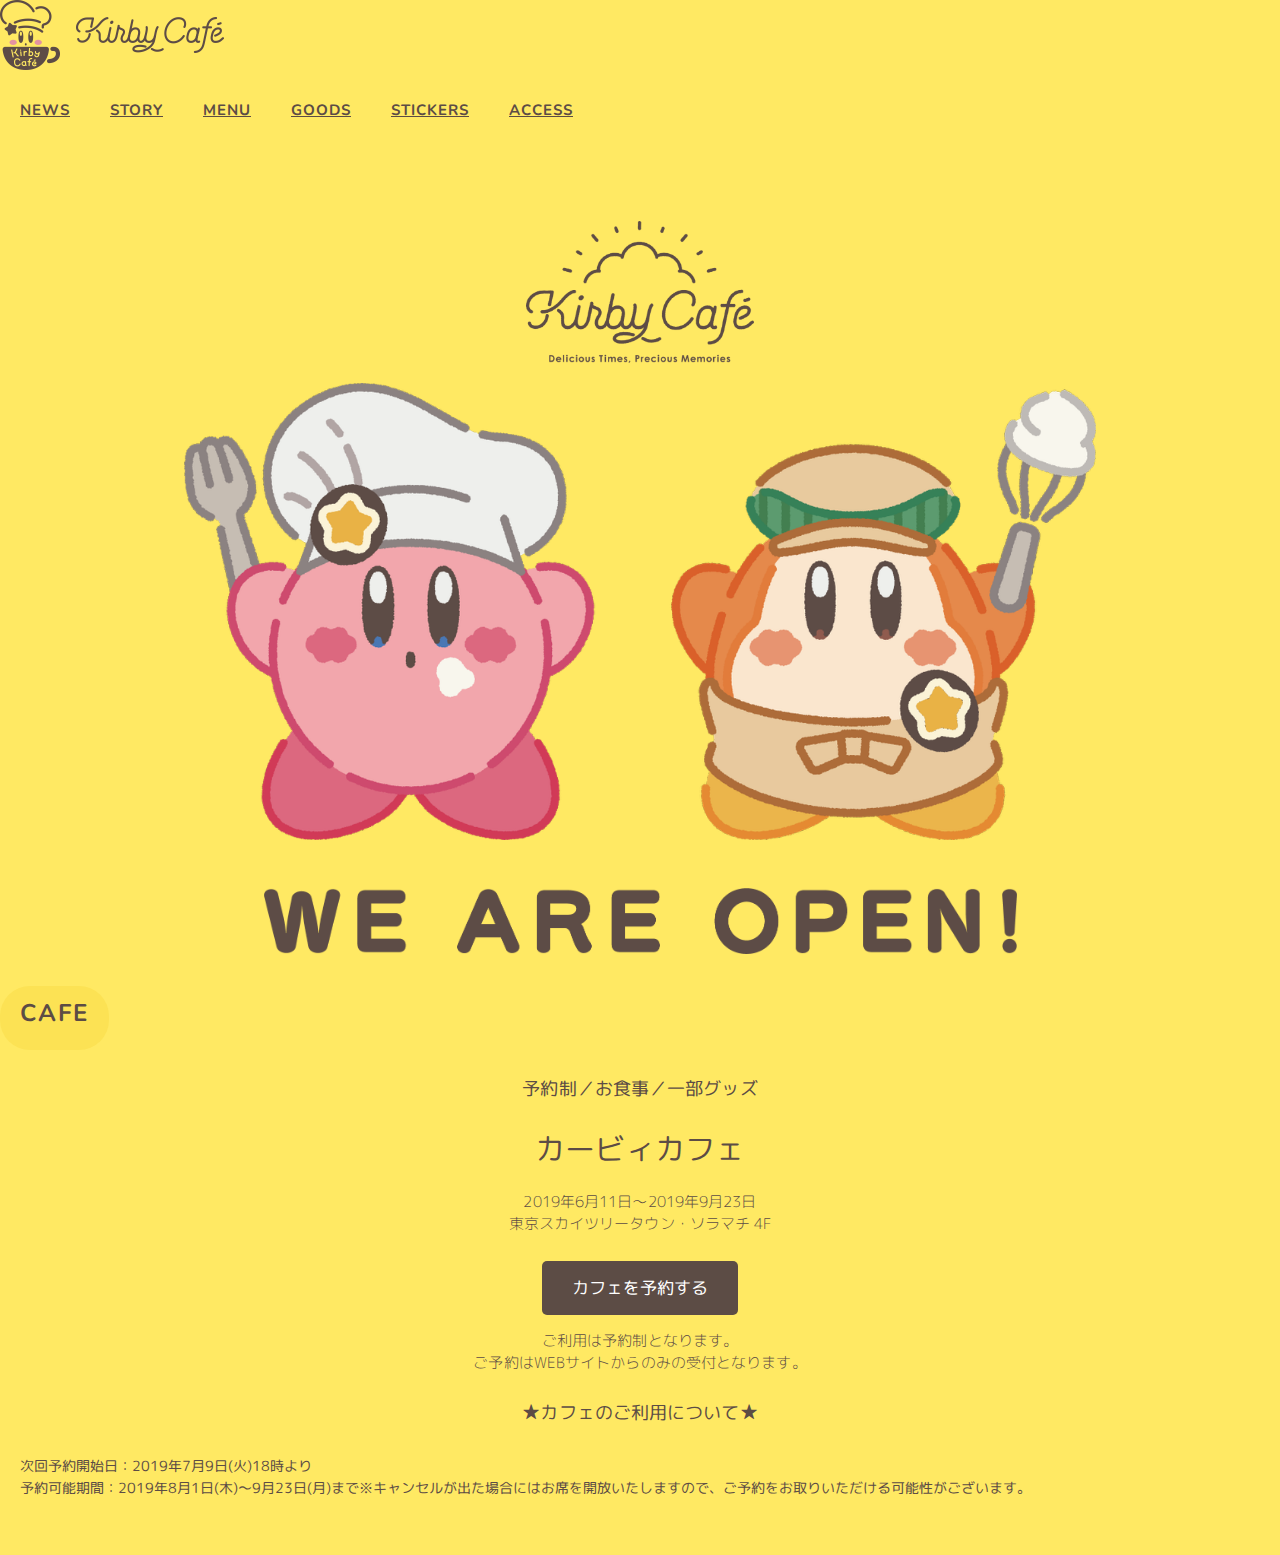
<file: index.html>
<!doctype html>
<html>

<head>
    <meta charset="utf-8">
    <meta name="viewport" content="width=device-width, initial-scale=1, shrink-to-fit=no">
    <link rel="stylesheet" href="http://maxcdn.bootstrapcdn.com/bootstrap/3.2.0/css/bootstrap.min.css">
    <title>KIRBY CAFÉ</title>
    <link rel="stylesheet" href="index.css">
    <link href="https://fonts.googleapis.com/css?family=Nunito&display=swap" rel="stylesheet">
    <link href="https://fonts.googleapis.com/css?family=M+PLUS+Rounded+1c&display=swap" rel="stylesheet">
    <link href="https://fonts.googleapis.com/css?family=M+PLUS+Rounded+1c:300&display=swap" rel="stylesheet">

</head>
<style>
    @import url('https://fonts.googleapis.com/css?family=Nunito&display=swap');
    @import url('https://fonts.googleapis.com/css?family=M+PLUS+Rounded+1c&display=swap');
    @import url('https://fonts.googleapis.com/css?family=M+PLUS+Rounded+1c:300&display=swap');
    background-color: #ffe963;
</style>

<body>
    <div class="all">

            <!-- logo -->
            <div class="header">
                <a href="index.html"><img src="img/LOGO.png" class="teacup-logo"></a>
                <img src="img/brandLogo.png" class="brand-logo">
            </div>

                <!-- nav bar -->
                <div class="topnav">
                    <a href="#">NEWS</a>
                    <a href="#">STORY</a>
                    <a href="#">MENU</a>
                    <a href="goods.html">GOODS</a>
                    <a href="sticker.html">STICKERS</a>
                    <a href="#">ACCESS</a>
                </div>

        <div class="container">

            <img src="img/toplogo.png" class="image01">
            <img src="img/top.png" class="image02">

        </div>

        <img src="img/weareopen.png" class="open">

    </div>

    <div class="left">

        <div class="cafe">
            <p>CAFE</p>
        </div>

        <div class="span01">
            <p>予約制／お食事／一部グッズ</p>
        </div>

        <div class="span02">
            <p>カービィカフェ</p>
        </div>

        <div class="span03">
            <p>2019年6月11日〜2019年9月23日<br>東京スカイツリータウン・ソラマチ 4F</p>
        </div>

        <div class="divspan01">
            <a class="button" href="https://yoyaku.toreta.in/kirby-cafe/">カフェを予約する</a>

            <div class="span04">
                <p>ご利用は予約制となります。<br>ご予約はWEBサイトからのみの受付となります。</p>
            </div>
            <div class="divspan02">
                <div class="span01">
                    <p>★カフェのご利用について★</p>
                </div>

                <div class="span05">
                    <p>次回予約開始日：2019年7月9日(火)18時より<br>予約可能期間：2019年8月1日(木)～9月23日(月)まで※キャンセルが出た場合にはお席を開放いたしますので、ご予約をお取りいただける可能性がございます。</p>
                </div>
            </div>
        </div>
    </div>

    <script src="https://ajax.googleapis.com/ajax/libs/jquery/1.11.1/jquery.min.js"></script>
    <script src="http://maxcdn.bootstrapcdn.com/bootstrap/3.2.0/js/bootstrap.min.js"></script>

</body></html>
</file>
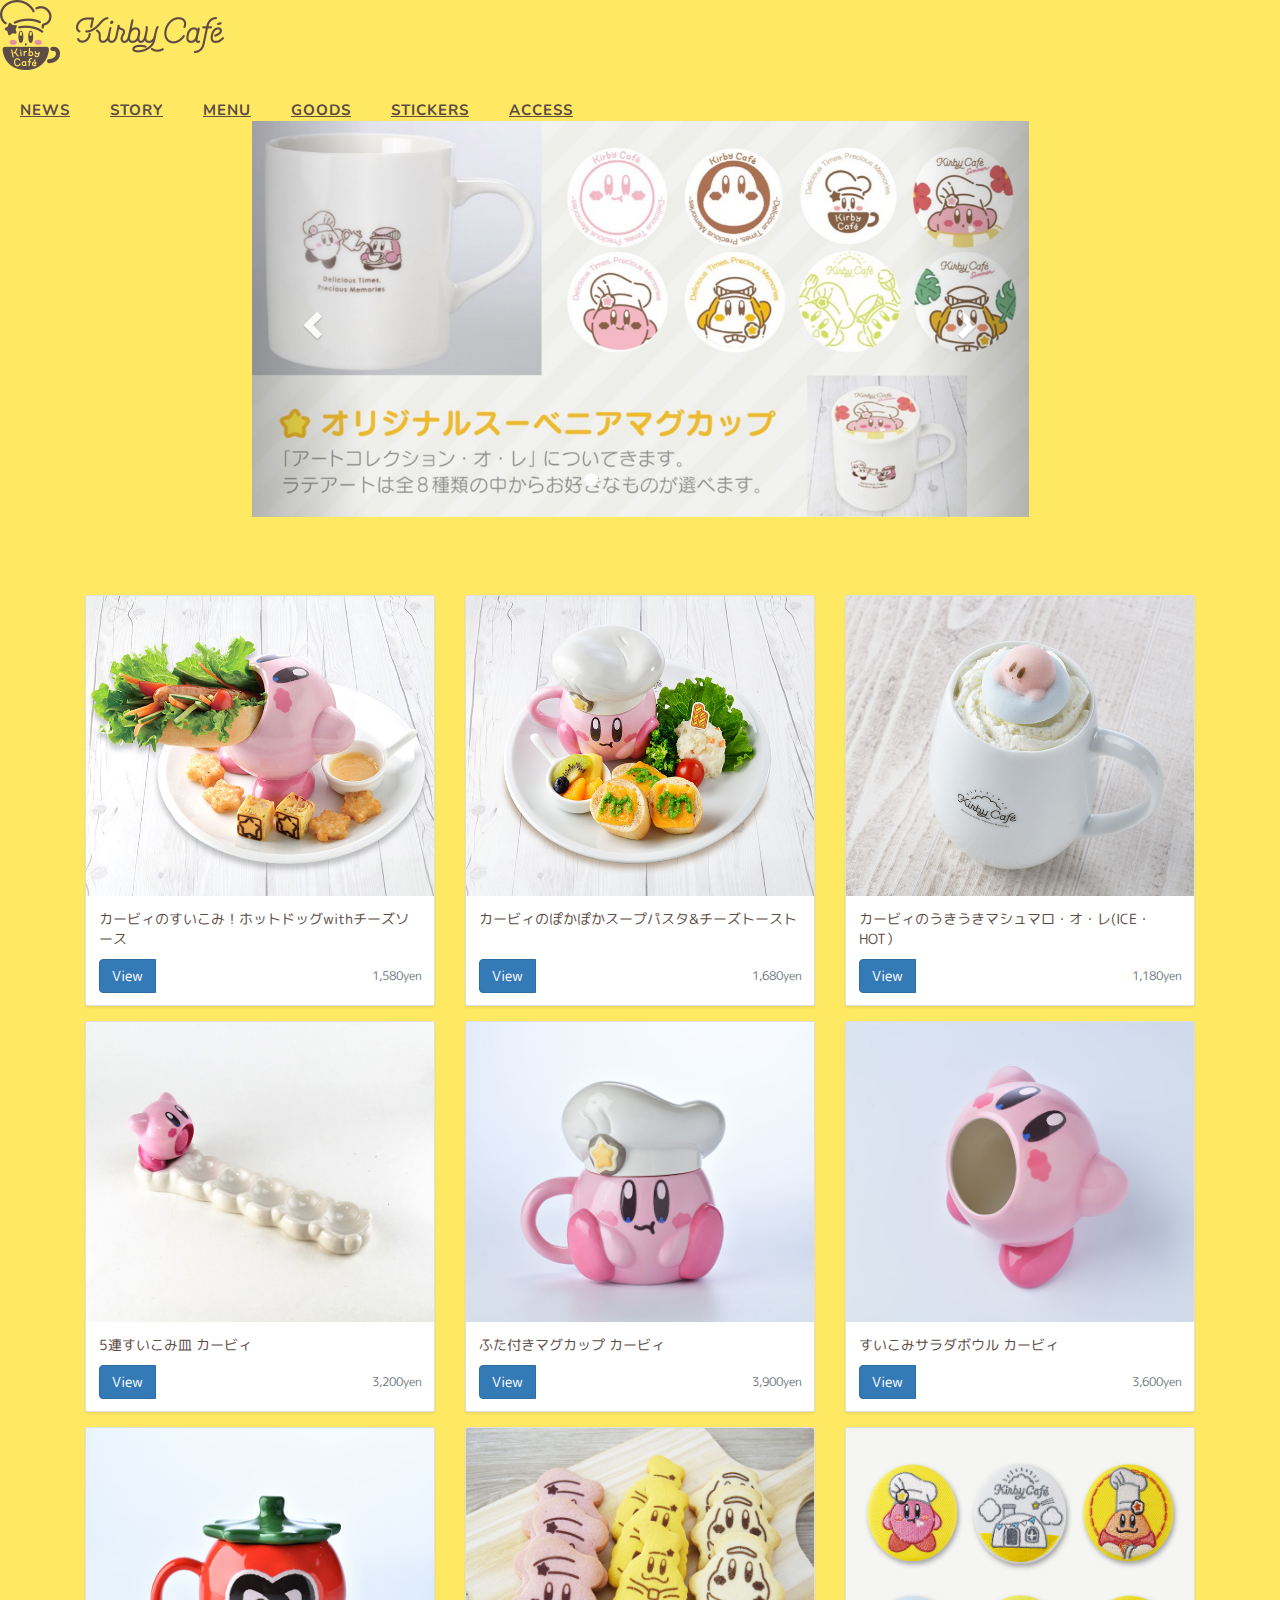
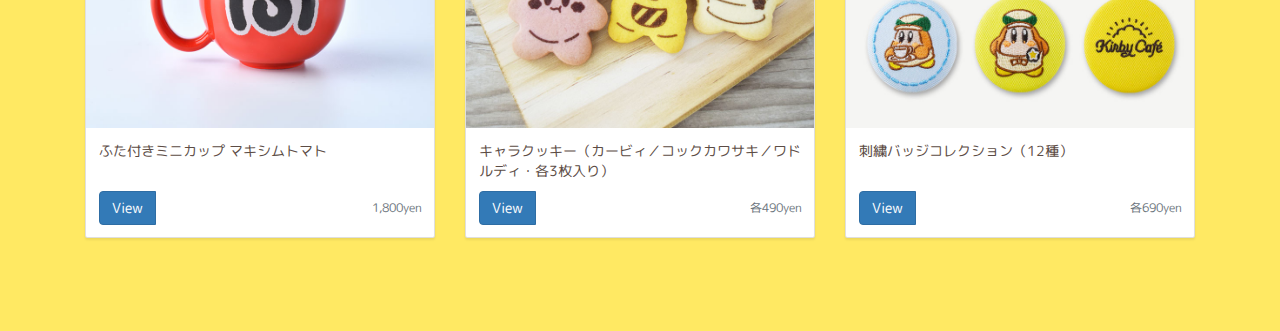
<file: goods.html>
<!DOCTYPE html>
<html lang="en">

<head>
    <title>KIRBY CAFÉ</title>
    <meta charset="utf-8">
    <meta name="viewport" content="width=device-width, initial-scale=1">

    <script src="https://ajax.googleapis.com/ajax/libs/jquery/3.4.0/jquery.min.js"></script>
    <script src="https://maxcdn.bootstrapcdn.com/bootstrap/3.4.0/js/bootstrap.min.js"></script>

    <link rel="stylesheet" href="https://stackpath.bootstrapcdn.com/bootstrap/4.3.1/css/bootstrap.min.css" integrity="sha384-ggOyR0iXCbMQv3Xipma34MD+dH/1fQ784/j6cY/iJTQUOhcWr7x9JvoRxT2MZw1T" crossorigin="anonymous">

    <link href="goods.css" rel="stylesheet">

    <link rel="stylesheet" href="https://maxcdn.bootstrapcdn.com/bootstrap/3.4.0/css/bootstrap.min.css">
</head>

<style>
    @import url('https://fonts.googleapis.com/css?family=Nunito&display=swap');
    @import url('https://fonts.googleapis.com/css?family=M+PLUS+Rounded+1c&display=swap');
    @import url('https://fonts.googleapis.com/css?family=M+PLUS+Rounded+1c:300&display=swap');
    background-color: #ffe963;

</style>

<body>
    <div class="all">

        <!-- logo -->
        <div class="header">
            <a href="index.html"><img src="img/LOGO.png" class="teacup-logo"></a>
            <img src="img/brandLogo.png" class="brand-logo">
        </div>

        <!-- nav bar -->
        <div class="topnav">
            <a href="#">NEWS</a>
            <a href="#">STORY</a>
            <a href="#">MENU</a>
            <a href="goods.html">GOODS</a>
            <a href="sticker.html">STICKERS</a>
            <a href="#">ACCESS</a>
        </div>

        

    </div>
    <div class="body">
        <div class="container" style="background-color: #ffe963;">
            <div id="myCarousel" class="carousel slide" data-ride="carousel" style="width:70%; margin: auto">
                <!-- Indicators -->
                <ol class="carousel-indicators">
                    <li data-target="#myCarousel" data-slide-to="0" class="active"></li>
                    <li data-target="#myCarousel" data-slide-to="1"></li>
                    <li data-target="#myCarousel" data-slide-to="2"></li>
                    <li data-target="#myCarousel" data-slide-to="3"></li>
                    <li data-target="#myCarousel" data-slide-to="4"></li>
                    <li data-target="#myCarousel" data-slide-to="5"></li>
                    <li data-target="#myCarousel" data-slide-to="6"></li>
                    <li data-target="#myCarousel" data-slide-to="7"></li>
                </ol>

                <!-- Wrapper for slides -->
                <div class="carousel-inner">

                    <div class="item active">
                        <img src="img/img-sp-s-01.jpg" style="width:100%;">
                    </div>

                    <div class="item">
                        <img src="img/img-sp-s-02.jpg" style="width:100%;">
                    </div>

                    <div class="item">
                        <img src="img/img-sp-s-03.jpg" style="width:100%;">
                    </div>

                    <div class="item">
                        <img src="img/img-sp-s-04.jpg" style="width:100%;">
                    </div>

                    <div class="item">
                        <img src="img/img-sp-s-05.jpg" style="width:100%;">
                    </div>

                    <div class="item">
                        <img src="img/img-sp-2-01.jpg" style="width:100%;">
                    </div>

                    <div class="item">
                        <img src="img/img-sp-2-02.jpg" style="width:100%;">
                    </div>

                    <div class="item">
                        <img src="img/img-sp-2-04.jpg" style="width:100%;">
                    </div>


                </div>

                <!-- Left and right controls -->
                <a class="left carousel-control" href="#myCarousel" data-slide="prev">
                    <span class="glyphicon glyphicon-chevron-left"></span>
                    <span class="sr-only">Previous</span>
                </a>
                <a class="right carousel-control" href="#myCarousel" data-slide="next">
                    <span class="glyphicon glyphicon-chevron-right"></span>
                    <span class="sr-only">Next</span>
                </a>
            </div>
        </div>




        <main role="main">

            <div class="album py-5" style="background-color: #ffe963;">
                <div class="container" style="background-color: #ffe963;">

                    <div class="row">
                        <div class="col-md-4">
                            <div class="card mb-4 shadow-sm">
                                <img src="img/01.jpg" width="100%" height="300" class="card-img-top">
                                <div class="card-body">
                                    <p class="card-text">カービィのすいこみ！ホットドッグwithチーズソース</p>
                                    <div class="d-flex justify-content-between align-items-center">
                                        <div class="btn-group">

                                            <button type="button" class="btn btn-primary" data-toggle="modal" data-target="#myModal">View</button>
                                            <!-- The Modal -->
                                            <div class="modal" id="myModal">
                                                <div class="modal-dialog modal-dialog-scrollable">
                                                    <div class="modal-content">

                                                        <!-- Modal Header -->
                                                        <div class="modal-header">
                                                            <h1 class="modal-title">カービィのすいこみ！ホットドッグwithチーズソース</h1>
                                                            <button type="button" class="close" data-dismiss="modal">×</button>
                                                        </div>

                                                        <!-- Modal body -->
                                                        <div class="modal-body">
                                                            <h3>たっぷり野菜と食べごたえ満点のソーセージをサンドした本格ホットドッグ。チーズソースで味わいの変化も楽しめます。カービィがすいこんじゃう前にどうぞ！</h3>
                                                        </div>

                                                        <!-- Modal footer -->
                                                        <div class="modal-footer">
                                                            <a href="buy.html">buy</a>
                                                        </div>

                                                    </div>
                                                </div>
                                            </div>
                                        </div>
                                        <small class="text-muted">1,580yen</small>
                                    </div>
                                </div>
                            </div>
                        </div>
                        <div class="col-md-4">
                            <div class="card mb-4 shadow-sm">
                                <img src="img/02.jpg" width="100%" height="300" class="card-img-top">
                                <div class="card-body">
                                    <p class="card-text">カービィのぽかぽかスープパスタ&チーズトースト<br><br></p>
                                    <div class="d-flex justify-content-between align-items-center">
                                        <div class="btn-group">
                                            <button type="button" class="btn btn-primary" data-toggle="modal" data-target="#myModal1">View</button>
                                            <!-- The Modal -->
                                            <div class="modal" id="myModal1">
                                                <div class="modal-dialog modal-dialog-scrollable">
                                                    <div class="modal-content">

                                                        <!-- Modal Header -->
                                                        <div class="modal-header">
                                                            <h1 class="modal-title">カービィのぽかぽかスープパスタ&チーズトースト</h1>
                                                            <button type="button" class="close" data-dismiss="modal">×</button>
                                                        </div>

                                                        <!-- Modal body -->
                                                        <div class="modal-body">
                                                            <h3>コック帽を取ると、２色のカービィパスタ入りミネストローネスープが。チーズトーストをスープに浸して「マキシムトマトースト」にするのもオススメです。</h3>
                                                        </div>

                                                        <!-- Modal footer -->
                                                        <div class="modal-footer">
                                                            <a href="buy.html">buy</a>
                                                        </div>

                                                    </div>
                                                </div>
                                            </div>
                                        </div>
                                        <small class="text-muted">1,680yen</small>
                                    </div>
                                </div>
                            </div>
                        </div>
                        <div class="col-md-4">
                            <div class="card mb-4 shadow-sm">
                                <img src="img/03.jpg" width="100%" height="300" class="card-img-top">
                                <div class="card-body">
                                    <p class="card-text">カービィのうきうきマシュマロ・オ・レ(ICE・HOT）</p>
                                    <div class="d-flex justify-content-between align-items-center">
                                        <div class="btn-group">
                                            <button type="button" class="btn btn-primary" data-toggle="modal" data-target="#myModal2">View</button>
                                            <!-- The Modal -->
                                            <div class="modal" id="myModal2">
                                                <div class="modal-dialog modal-dialog-scrollable">
                                                    <div class="modal-content">

                                                        <!-- Modal Header -->
                                                        <div class="modal-header">
                                                            <h1 class="modal-title">カービィのうきうきマシュマロ・オ・レ(ICE・HOT）</h1>
                                                            <button type="button" class="close" data-dismiss="modal">×</button>
                                                        </div>

                                                        <!-- Modal body -->
                                                        <div class="modal-body">
                                                            <h3>カフェオレに、カービィマシュマロを添えて。 マシュマロは2種類からお選びいただけます。<br>・カービィのおしり<br>・ぷかぷかカービィ<br><br>※コースター付</h3>
                                                        </div>

                                                        <!-- Modal footer -->
                                                        <div class="modal-footer">
                                                            <a href="buy.html">buy</a>
                                                        </div>

                                                    </div>
                                                </div>
                                            </div>
                                        </div>
                                        <small class="text-muted">1,180yen</small>
                                    </div>
                                </div>
                            </div>
                        </div>

                        <div class="col-md-4">
                            <div class="card mb-4 shadow-sm">
                                <img src="img/04.jpg" width="100%" height="300" class="card-img-top">
                                <div class="card-body">
                                    <p class="card-text">5連すいこみ皿 カービィ</p>
                                    <div class="d-flex justify-content-between align-items-center">
                                        <div class="btn-group">
                                            <button type="button" class="btn btn-primary" data-toggle="modal" data-target="#myModal3">View</button>
                                            <!-- The Modal -->
                                            <div class="modal" id="myModal3">
                                                <div class="modal-dialog modal-dialog-scrollable">
                                                    <div class="modal-content">

                                                        <!-- Modal Header -->
                                                        <div class="modal-header">
                                                            <h1 class="modal-title">5連すいこみ皿 カービィ</h1>
                                                            <button type="button" class="close" data-dismiss="modal">×</button>
                                                        </div>

                                                        <!-- Modal body -->
                                                        <div class="modal-body">
                                                            <h3>5連すいこみ皿 カービィ</h3>
                                                        </div>

                                                        <!-- Modal footer -->
                                                        <div class="modal-footer">
                                                            <a href="buy.html">buy</a>
                                                        </div>

                                                    </div>
                                                </div>
                                            </div>
                                        </div>
                                        <small class="text-muted">3,200yen</small>
                                    </div>
                                </div>
                            </div>
                        </div>
                        <div class="col-md-4">
                            <div class="card mb-4 shadow-sm">
                                <img src="img/05.jpg" width="100%" height="300" class="card-img-top">
                                <div class="card-body">
                                    <p class="card-text">ふた付きマグカップ カービィ</p>
                                    <div class="d-flex justify-content-between align-items-center">
                                        <div class="btn-group">
                                            <button type="button" class="btn btn-primary" data-toggle="modal" data-target="#myModal4">View</button>
                                            <!-- The Modal -->
                                            <div class="modal" id="myModal4">
                                                <div class="modal-dialog modal-dialog-scrollable">
                                                    <div class="modal-content">

                                                        <!-- Modal Header -->
                                                        <div class="modal-header">
                                                            <h1 class="modal-title">ふた付きマグカップ カービィ</h1>
                                                            <button type="button" class="close" data-dismiss="modal">×</button>
                                                        </div>

                                                        <!-- Modal body -->
                                                        <div class="modal-body">
                                                            <h3>ふた付きマグカップ カービィ</h3>
                                                        </div>

                                                        <!-- Modal footer -->
                                                        <div class="modal-footer">
                                                            <a href="buy.html">buy</a>
                                                        </div>

                                                    </div>
                                                </div>
                                            </div>
                                        </div>
                                        <small class="text-muted">3,900yen</small>
                                    </div>
                                </div>
                            </div>
                        </div>
                        <div class="col-md-4">
                            <div class="card mb-4 shadow-sm">
                                <img src="img/06.jpg" width="100%" height="300" class="card-img-top">
                                <div class="card-body">
                                    <p class="card-text">すいこみサラダボウル カービィ</p>
                                    <div class="d-flex justify-content-between align-items-center">
                                        <div class="btn-group">
                                            <button type="button" class="btn btn-primary" data-toggle="modal" data-target="#myModal5">View</button>
                                            <!-- The Modal -->
                                            <div class="modal" id="myModal5">
                                                <div class="modal-dialog modal-dialog-scrollable">
                                                    <div class="modal-content">

                                                        <!-- Modal Header -->
                                                        <div class="modal-header">
                                                            <h1 class="modal-title">すいこみサラダボウル カービィ</h1>
                                                            <button type="button" class="close" data-dismiss="modal">×</button>
                                                        </div>

                                                        <!-- Modal body -->
                                                        <div class="modal-body">
                                                            <h3>すいこみサラダボウル カービィ</h3>
                                                        </div>

                                                        <!-- Modal footer -->
                                                        <div class="modal-footer">
                                                            <a href="buy.html">buy</a>
                                                        </div>

                                                    </div>
                                                </div>
                                            </div>
                                        </div>
                                        <small class="text-muted">3,600yen</small>
                                    </div>
                                </div>
                            </div>
                        </div>

                        <div class="col-md-4">
                            <div class="card mb-4 shadow-sm">
                                <img src="img/07.jpg" width="100%" height="300" class="card-img-top">
                                <div class="card-body">
                                    <p class="card-text">ふた付きミニカップ マキシムトマト<br><br></p>
                                    <div class="d-flex justify-content-between align-items-center">
                                        <div class="btn-group">
                                            <button type="button" class="btn btn-primary" data-toggle="modal" data-target="#myModal6">View</button>
                                            <!-- The Modal -->
                                            <div class="modal" id="myModal6">
                                                <div class="modal-dialog modal-dialog-scrollable">
                                                    <div class="modal-content">

                                                        <!-- Modal Header -->
                                                        <div class="modal-header">
                                                            <h1 class="modal-title">ふた付きミニカップ マキシムトマト</h1>
                                                            <button type="button" class="close" data-dismiss="modal">×</button>
                                                        </div>

                                                        <!-- Modal body -->
                                                        <div class="modal-body">
                                                            <h3>ふた付きミニカップ マキシムトマト</h3>
                                                        </div>

                                                        <!-- Modal footer -->
                                                        <div class="modal-footer">
                                                            <a href="buy.html">buy</a>
                                                        </div>

                                                    </div>
                                                </div>
                                            </div>
                                        </div>
                                        <small class="text-muted">1,800yen</small>
                                    </div>
                                </div>
                            </div>
                        </div>
                        <div class="col-md-4">
                            <div class="card mb-4 shadow-sm">
                                <img src="img/08.jpg" width="100%" height="300" class="card-img-top">
                                <div class="card-body">
                                    <p class="card-text">キャラクッキー（カービィ／コックカワサキ／ワドルディ・各3枚入り）</p>
                                    <div class="d-flex justify-content-between align-items-center">
                                        <div class="btn-group">
                                            <button type="button" class="btn btn-primary" data-toggle="modal" data-target="#myModal7">View</button>
                                            <!-- The Modal -->
                                            <div class="modal" id="myModal7">
                                                <div class="modal-dialog modal-dialog-scrollable">
                                                    <div class="modal-content">

                                                        <!-- Modal Header -->
                                                        <div class="modal-header">
                                                            <h1 class="modal-title">キャラクッキー（カービィ／コックカワサキ／ワドルディ・各3枚入り）</h1>
                                                            <button type="button" class="close" data-dismiss="modal">×</button>
                                                        </div>

                                                        <!-- Modal body -->
                                                        <div class="modal-body">
                                                            <h3>★味：カービィ（ストロベリー）・コックカワサキ（オレンジ）・ワドルディ（プレーン）</h3>
                                                        </div>

                                                        <!-- Modal footer -->
                                                        <div class="modal-footer">
                                                            <a href="buy.html">buy</a>
                                                        </div>

                                                    </div>
                                                </div>
                                            </div>
                                        </div>
                                        <small class="text-muted">各490yen</small>
                                    </div>
                                </div>
                            </div>
                        </div>
                        <div class="col-md-4">
                            <div class="card mb-4 shadow-sm">
                                <img src="img/09.jpg" width="100%" height="300" class="card-img-top">
                                <div class="card-body">
                                    <p class="card-text">刺繍バッジコレクション（12種）<br><br></p>
                                    <div class="d-flex justify-content-between align-items-center">
                                        <div class="btn-group">
                                            <button type="button" class="btn btn-primary" data-toggle="modal" data-target="#myModal7">View</button>
                                            <!-- The Modal -->
                                            <div class="modal" id="myModal7">
                                                <div class="modal-dialog modal-dialog-scrollable">
                                                    <div class="modal-content">

                                                        <!-- Modal Header -->
                                                        <div class="modal-header">
                                                            <h1 class="modal-title">刺繍バッジコレクション（12種）</h1>
                                                            <button type="button" class="close" data-dismiss="modal">×</button>
                                                        </div>

                                                        <!-- Modal body -->
                                                        <div class="modal-body">
                                                            <h3>★ブラインド商品となります。</h3>
                                                        </div>

                                                        <!-- Modal footer -->
                                                        <div class="modal-footer">
                                                            <a href="buy.html">buy</a>
                                                        </div>

                                                    </div>
                                                </div>
                                            </div>
                                        </div>
                                        <small class="text-muted">各690yen</small>
                                    </div>
                                </div>
                            </div>
                        </div>
                    </div>
                </div>
            </div>

        </main>

        <!-- 網站內容 -->
        <!-- Optional JavaScript -->
        <!-- jQuery first, then Popper.js, then Bootstrap JS -->
        <script src="https://code.jquery.com/jquery-3.3.1.slim.min.js" integrity="sha384-q8i/X+965DzO0rT7abK41JStQIAqVgRVzpbzo5smXKp4YfRvH+8abtTE1Pi6jizo" crossorigin="anonymous"></script>
        <script src="https://cdnjs.cloudflare.com/ajax/libs/popper.js/1.14.7/umd/popper.min.js" integrity="sha384-UO2eT0CpHqdSJQ6hJty5KVphtPhzWj9WO1clHTMGa3JDZwrnQq4sF86dIHNDz0W1" crossorigin="anonymous"></script>
        <script src="https://stackpath.bootstrapcdn.com/bootstrap/4.3.1/js/bootstrap.min.js" integrity="sha384-JjSmVgyd0p3pXB1rRibZUAYoIIy6OrQ6VrjIEaFf/nJGzIxFDsf4x0xIM+B07jRM" crossorigin="anonymous"></script>
    </div>

</body>

</html>
</file>
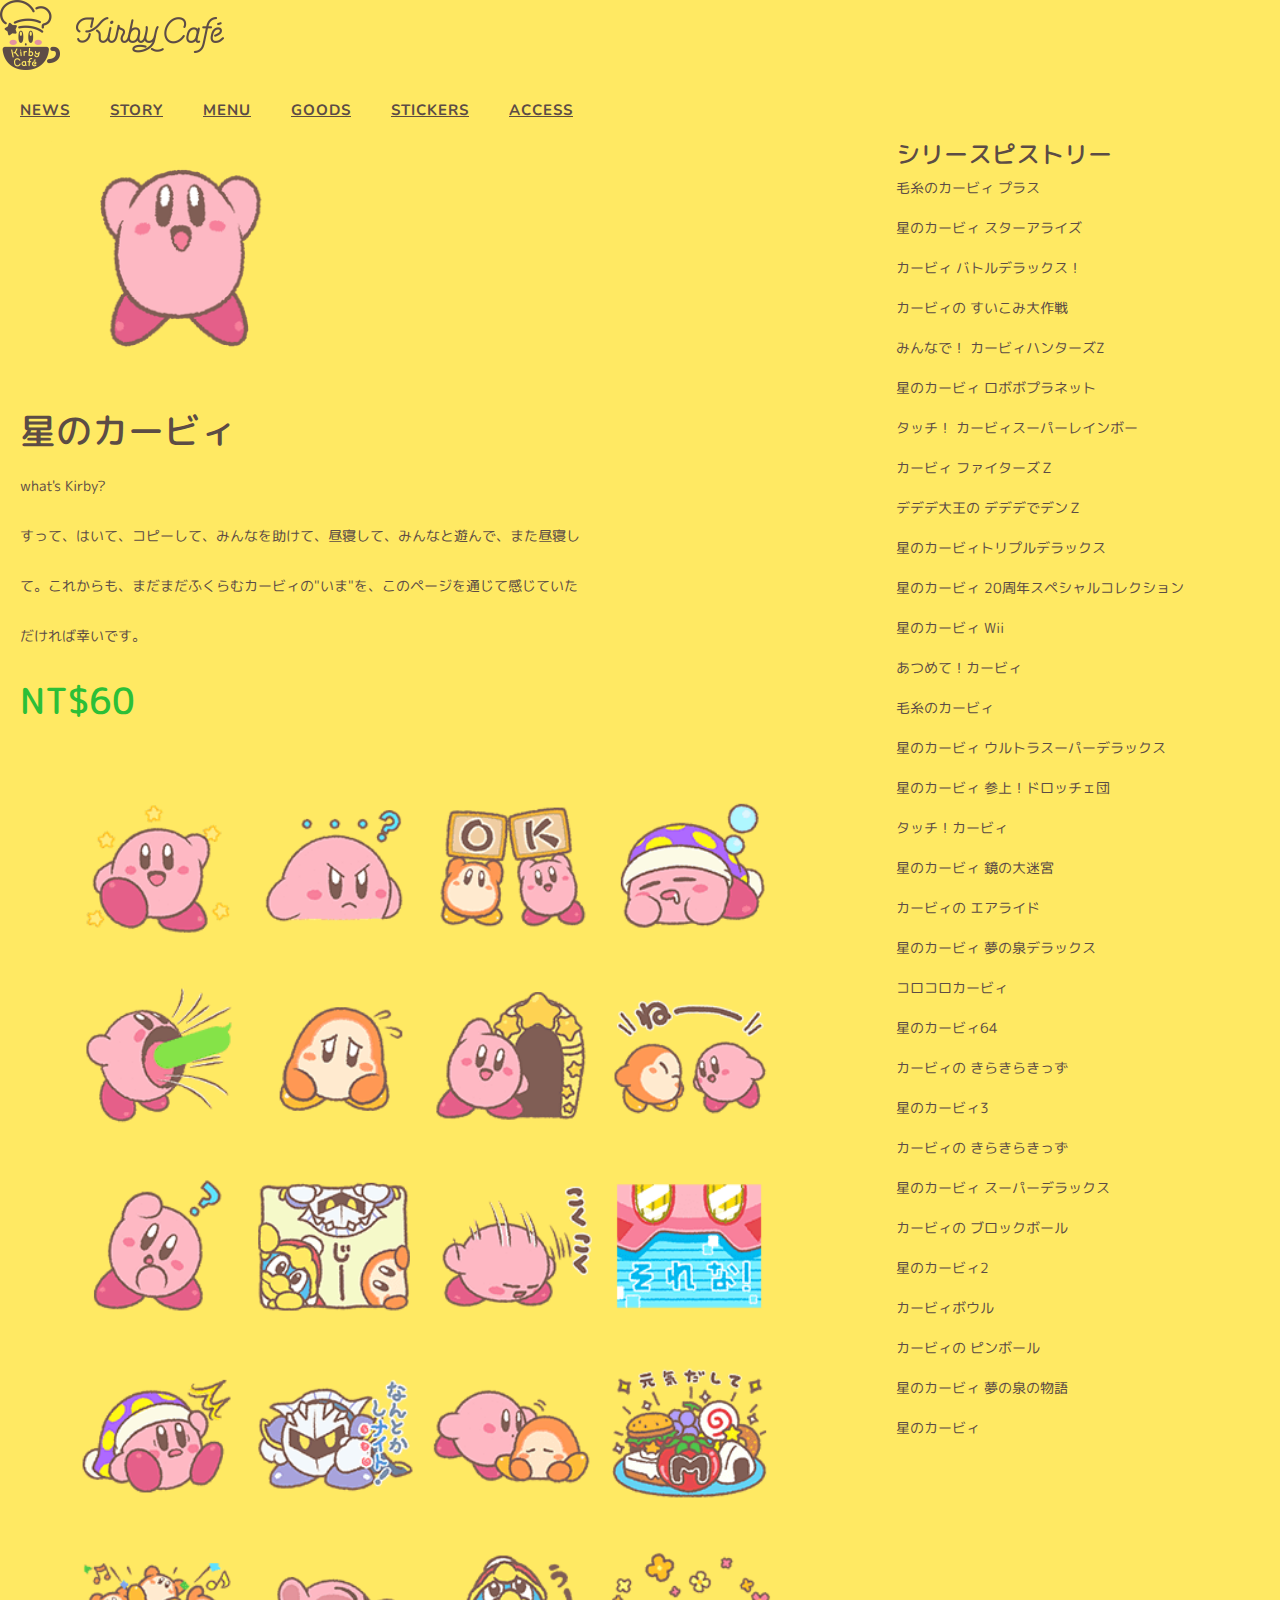
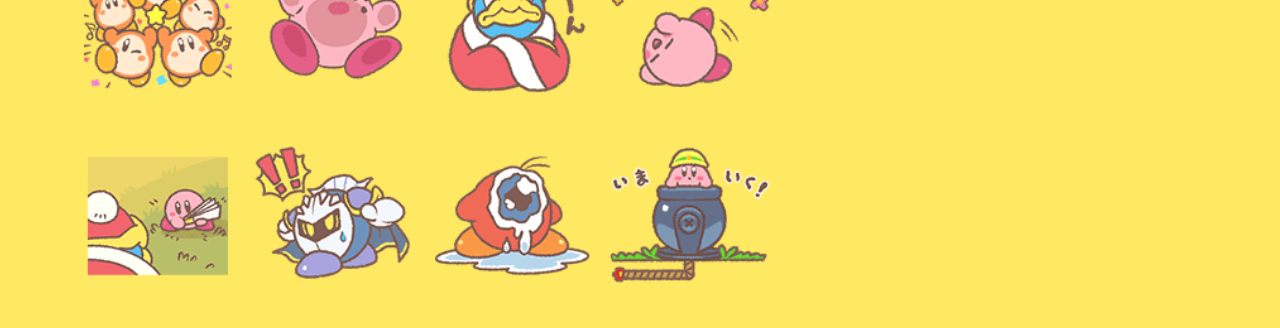
<file: sticker.html>
<!doctype html>
<html>

<head>
    <meta charset="utf-8">
    <meta name="viewport" content="width=device-width, initial-scale=1, shrink-to-fit=no">
    <link rel="stylesheet" href="http://mxcdn.bootstrapcdn.com/bootstrap/3.2.0/css/bootstrap.min.css">
    <title>KIRBY CAFÉ</title>
    <link rel="stylesheet" href="sticker.css">
    <link href="https://fonts.googleapis.com/css?family=Nunito&display=swap" rel="stylesheet">
    <link href="https://fonts.googleapis.com/css?family=M+PLUS+Rounded+1c&display=swap" rel="stylesheet">
    <link href="https://fonts.googleapis.com/css?family=M+PLUS+Rounded+1c:300&display=swap" rel="stylesheet">

</head>
<style>
    @import url('https://fonts.googleapis.com/css?family=Nunito&display=swap');
    @import url('https://fonts.googleapis.com/css?family=M+PLUS+Rounded+1c&display=swap');
    @import url('https://fonts.googleapis.com/css?family=M+PLUS+Rounded+1c:300&display=swap');

</style>

<body>
    <div class="all">

        <!-- logo -->
        <div class="header">
            <a href="index.html"><img src="img/LOGO.png" class="teacup-logo"></a>
            <img src="img/brandLogo.png" class="brand-logo">
        </div>

        <!-- nav bar -->
        <div class="topnav">
            <a href="#">NEWS</a>
            <a href="#">STORY</a>
            <a href="#">MENU</a>
            <a href="goods.html">GOODS</a>
            <a href="sticker.html">STICKERS</a>
            <a href="#">ACCESS</a>
        </div>


    </div>
    <div class="content_row">

        <div class="content c_left">

            <div class="content01 .c_content">
                <img src="img/01.png" class="content_img">
            </div>

            <div class="content02 .c_content">
                <h1>星のカービィ</h1>
                <p>what's Kirby?<br>すって、はいて、コピーして、みんなを助けて、昼寝して、みんなと遊んで、また昼寝して。これからも、まだまだふくらむカービィの"いま"を、このページを通じて感じていただければ幸いです。</p>
                <h1><span style="color: #2CBF37">NT$60</span></h1>
            </div>

            <div style="clear:both;"></div>

            <div class="content03 .c_content">
                <img src="img/02.png" class="content_img">
            </div>

        </div>

        <div class="content c_right">
            <div class="content04 .c_content">
                <h3>シリースピストリー</h3>
                <p>毛糸のカービィ プラス<br><br>星のカービィ スターアライズ<br><br>カービィ バトルデラックス！<br><br>カービィの すいこみ大作戦<br><br>みんなで！ カービィハンターズZ<br><br>星のカービィ ロボボプラネット<br><br>タッチ！ カービィスーパーレインボー<br><br>カービィ ファイターズＺ<br><br>デデデ大王の デデデでデンＺ<br><br>星のカービィトリプルデラックス<br><br>星のカービィ 20周年スペシャルコレクション<br><br>星のカービィ Wii<br><br>あつめて！カービィ<br><br>毛糸のカービィ<br><br>星のカービィ ウルトラスーパーデラックス<br><br>星のカービィ 参上！ドロッチェ団<br><br>タッチ！カービィ<br><br>星のカービィ 鏡の大迷宮<br><br>カービィの エアライド<br><br>星のカービィ 夢の泉デラックス<br><br>コロコロカービィ<br><br>星のカービィ64<br><br>カービィの きらきらきっず<br><br>星のカービィ3<br><br>カービィの きらきらきっず<br><br>星のカービィ スーパーデラックス<br><br>カービィの ブロックボール<br><br>星のカービィ2<br><br>カービィボウル<br><br>カービィの ピンボール<br><br>星のカービィ 夢の泉の物語<br><br>星のカービィ
            </div>
        </div>

    </div>

</body>

</html>
</file>
<file: index.css>
* {
     box-sizing: border-box;
     /*邊框不列入寬度預算*/
 }

 body {
     margin: 0;
     background-color: #ffe963;
 }


 .container {
     padding-right: 15px;
     padding-left: 15px;
     margin-right: auto;
     margin-left: auto;
     background-color: #ffe963;
     padding-bottom: 48px;
 }

 .header {
    padding-right: 20px;
    color: #2CBF37;
    background-color: #ffe963;
    height: 100px;

 }

 .teacup-logo {
     width: 60px;
     margin-right: 12px;
 }

 .brand-logo {
     width: 148px;
 }

 .form-group {
     margin-bottom: 15px
 }

 .topnav {
     background-color: #ffe963;
     overflow: hidden;
 }

 .topnav a {
     float: left;
     color: #5c4c45;
     text-align: left;
     padding: 14px 16px;
     text-decoration: underline;
     font-family: 'Nunito', sans-serif;
     font-size: 15px;
     font-weight: 700;
     letter-spacing: 1px;
     padding: 0px 20px;
 }

 .topnav a:hover {
     color: white;
     text-decoration: underline;
 }

 .image01 {
     max-width: 20%;
     display: flex;
     align-items: center;
     justify-content: center;
     margin: 100px auto 20px;
 }

 .image02 {
     max-width: 80%;
     margin: 0 auto;
     display: flex;
     align-items: center;
     justify-content: center;
 }

 .open {
     margin: 0px 35.425px;
     padding: 0px 0px 32px;
     width: 753px;
     max-width: 90%;
     margin: 0 auto;
     vertical-align: middle;
     box-sizing: border-box;
     display: flex;
     align-items: center;
     justify-content: center;
 }

 .section01 {
     font-family: "FOT-スーラ Pro M", "ヒラギノ丸ゴ Pro W4", "ヒラギノ丸ゴ Pro", "Hiragino Maru Gothic Pro", "ヒラギノ角ゴ Pro W3", "Hiragino Kaku Gothic Pro";
     background-color: #ffe963;
     color: #5c4c45;
     letter-spacing: 0.1em;
 }

 @media (max-width: 767px) {
     .left {
         background-color: #ffffff;
         border-radius: 10px;
         padding: 30px 20px 0px;
         position: relative;
         text-align: center;
         height: 700px;
     }
 }

.cafe {
        background-color: #fce254;
        color: #5C4C45;
        padding: 10px 20px;
        margin: 0px 0px 10px;
        font-family: 'Nunito', sans-serif;
        font-size: 24px;
        letter-spacing: 2px;
        font-weight: 700;
        border-radius: 30px;
        display: inline-block;
    }

    .span01 {
        font-family: 'M PLUS Rounded 1c', sans-serif;
        color: #5C4C45;
        text-align: center;
        margin: 0px 0px 10px;
        padding: 16px 0px 0px;
        letter-spacing: 0.1px;
        font-size: 18px;
    }

    .span02 {
        font-family: 'M PLUS Rounded 1c', sans-serif;
        color: #5C4C45;
        text-align: center;
        margin: 0px 0px 10px;
        padding: 16px 0px 0px;
        letter-spacing: 0.1px;
        font-size: 30px;
    }

    .span03 {
        font-family: 'M PLUS Rounded 1c', sans-serif;
        color: #5C4C45;
        text-align: center;
        margin: 0px 0px 10px;
        padding: 10px 0px 0px;
        letter-spacing: 0.1px;
        line-height: 22px;
        font-size: 15px;
        font-weight: 300;
    }

    .divspan01 {
        padding: 16px 0px 26px;
        box-sizing: border-box;
        text-align: center;
        margin: 0px auto;
    }

    @media (max-width: 767px) {
        .divspan02 {
            width: 90%;
            margin: 15px 35px 0px;
            padding: 20px;
            background-color: rgb(249, 249, 249);
            border-radius: 10px;
            text-align: left;
            border-radius: 10px;
            box-sizing: border-box;
            text-align: center;
        }
    }

    .span04 {
        font-family: 'M PLUS Rounded 1c', sans-serif;
        color: #5C4C45;
        margin: 0px 0px 10px;
        padding: 15px 0px 0px;
        letter-spacing: 0.1px;
        line-height: 22px;
        font-size: 15px;
        font-weight: 300;
        text-align: center;
    }

    .span05 {
        font-family: 'M PLUS Rounded 1c', sans-serif;
        color: #5C4C45;
        font-size: 13.5px;
        line-height: 22px;
        text-align: left;
        padding: 20px;
    }

    .button {
        font-family: 'M PLUS Rounded 1c', sans-serif;
        border: 0;
        border-radius: 5px;
        background-color: #5C4C45;
        text-decoration: none;
        color: #FFFFFF;
        padding: 15px 30px;
        font-size: 1.2em;
        letter-spacing: 0.1px;
        display: inline-block;
    }

    .button:hover {
        background-color: #6b5d56;
        color: #FFFFFF;
        text-decoration: none;
    }

 @media only screen and (max-width: 480px) {
     .div_size {
         width: 100%
     }
 }
</file>
<file: goods.css>
.body{
    margin: 0px auto;
    font-family: 'M PLUS Rounded 1c', sans-serif;
    background-color: #ffe963;
    color: #5C4C45;
}


 .container {
     padding-right: 15px;
     padding-left: 15px;
     margin-right: auto;
     margin-left: auto;
     background-color: #ffe963;
     padding-bottom: 48px;
 }

 .header {
    padding-right: 20px;
    color: #2CBF37;
    background-color: #ffe963;
    height: 100px;

 }

 .teacup-logo {
     width: 60px;
     margin-right: 12px;
 }

 .brand-logo {
     width: 148px;
 }

 .form-group {
     margin-bottom: 15px
 }

 .topnav {
     background-color: #ffe963;
     overflow: hidden;
 }

 .topnav a {
     float: left;
     color: #5c4c45;
     text-align: left;
     padding: 14px 16px;
     text-decoration: underline;
     font-family: 'Nunito', sans-serif;
     font-size: 15px;
     font-weight: 700;
     letter-spacing: 1px;
     padding: 0px 20px;
 }

 .topnav a:hover {
     color: white;
     text-decoration: underline;
 }


.jumbotron {
  padding-top: 3rem;
  padding-bottom: 3rem;
  margin-bottom: 0;
  background-color: #fff;
}
@media (min-width: 768px) {
  .jumbotron {
    padding-top: 6rem;
    padding-bottom: 6rem;
  }
}

.jumbotron p:last-child {
  margin-bottom: 0;
}

.jumbotron-heading {
  font-weight: 300;
}

.jumbotron .container {
  max-width: 40rem;
}

.modal {
    
    font-family: 'M PLUS Rounded 1c', sans-serif;
    color: #5C4C45;
}
</file>
<file: sticker.css>
*{
    box-sizing: border-box;
}

body{
    margin: 0px auto;
    font-family: 'M PLUS Rounded 1c', sans-serif;
    background-color: #ffe963;
    color: #5C4C45;
}

 .container {
     padding-right: 15px;
     padding-left: 15px;
     margin-right: auto;
     margin-left: auto;
     background-color: #ffe963;
     padding-bottom: 48px;
 }

 .header {
    padding-right: 20px;
    color: #2CBF37;
    background-color: #ffe963;
    height: 100px;

 }

 .teacup-logo {
     width: 60px;
     margin-right: 12px;
 }

 .brand-logo {
     width: 148px;
 }

 .form-group {
     margin-bottom: 15px
 }

 .topnav {
     background-color: #ffe963;
     overflow: hidden;
 }

 .topnav a {
     float: left;
     color: #5c4c45;
     text-align: left;
     padding: 14px 16px;
     text-decoration: underline;
     font-family: 'Nunito', sans-serif;
     font-size: 15px;
     font-weight: 700;
     letter-spacing: 1px;
     padding: 0px 20px;
 }

 .topnav a:hover {
     color: white;
     text-decoration: underline;
 }
.content01{
    float: left;
    width: 250px;
    line-height: 50px;
    padding: 0px;
    margin-right: 30px;
    margin-left: 50px;
}

.content02{
    float: left;
    width: 600px;
    line-height: 50px;
    padding: 20px;
    text-align: left;
    margin-right: 80px;
}

.content03{
    clear:both;
    float: left;
    width: 750px;
    line-height: 50px;
    padding: 20px;
    margin-left: 50px;
    margin-right: 100px;
}

.content04{
　width: 500px;
　height: 400px;
　text-align:left;
　line-height:400px;
　float: left;
}

.content{
    float: left;
    width: 33.33%;
}

.c_left{
    width: 70%;
}
    
.c_right{
    width: 30%;
}
    
.c_content{
    width: 100%;
}
    
.content_img{
    width: 100%;
}

@media Screen and (max-width: 600px){
    .content{
    width: 100%;
    }
}

/*
.footer{
　clear:both;
　background-color:#444444;
　height:80px;
　text-align:center;
　line-height:80px;
}*/
</file>
